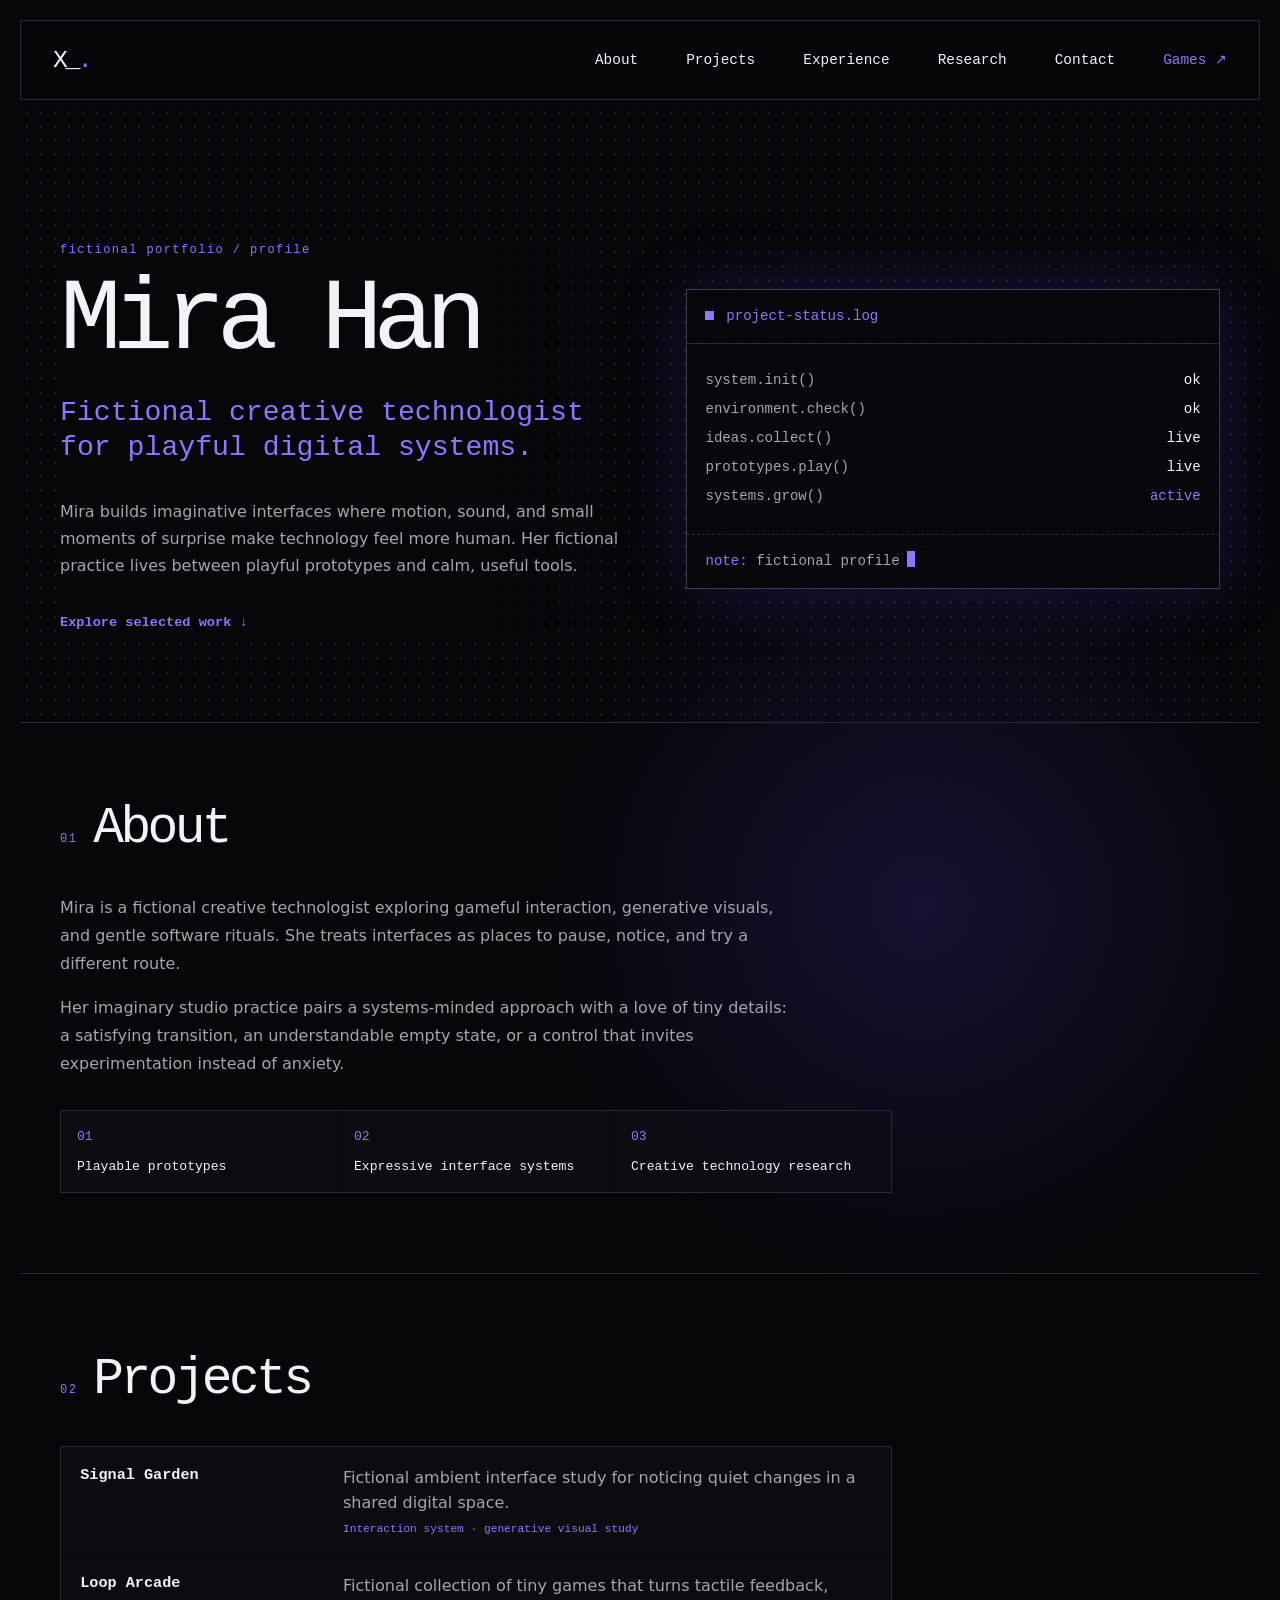
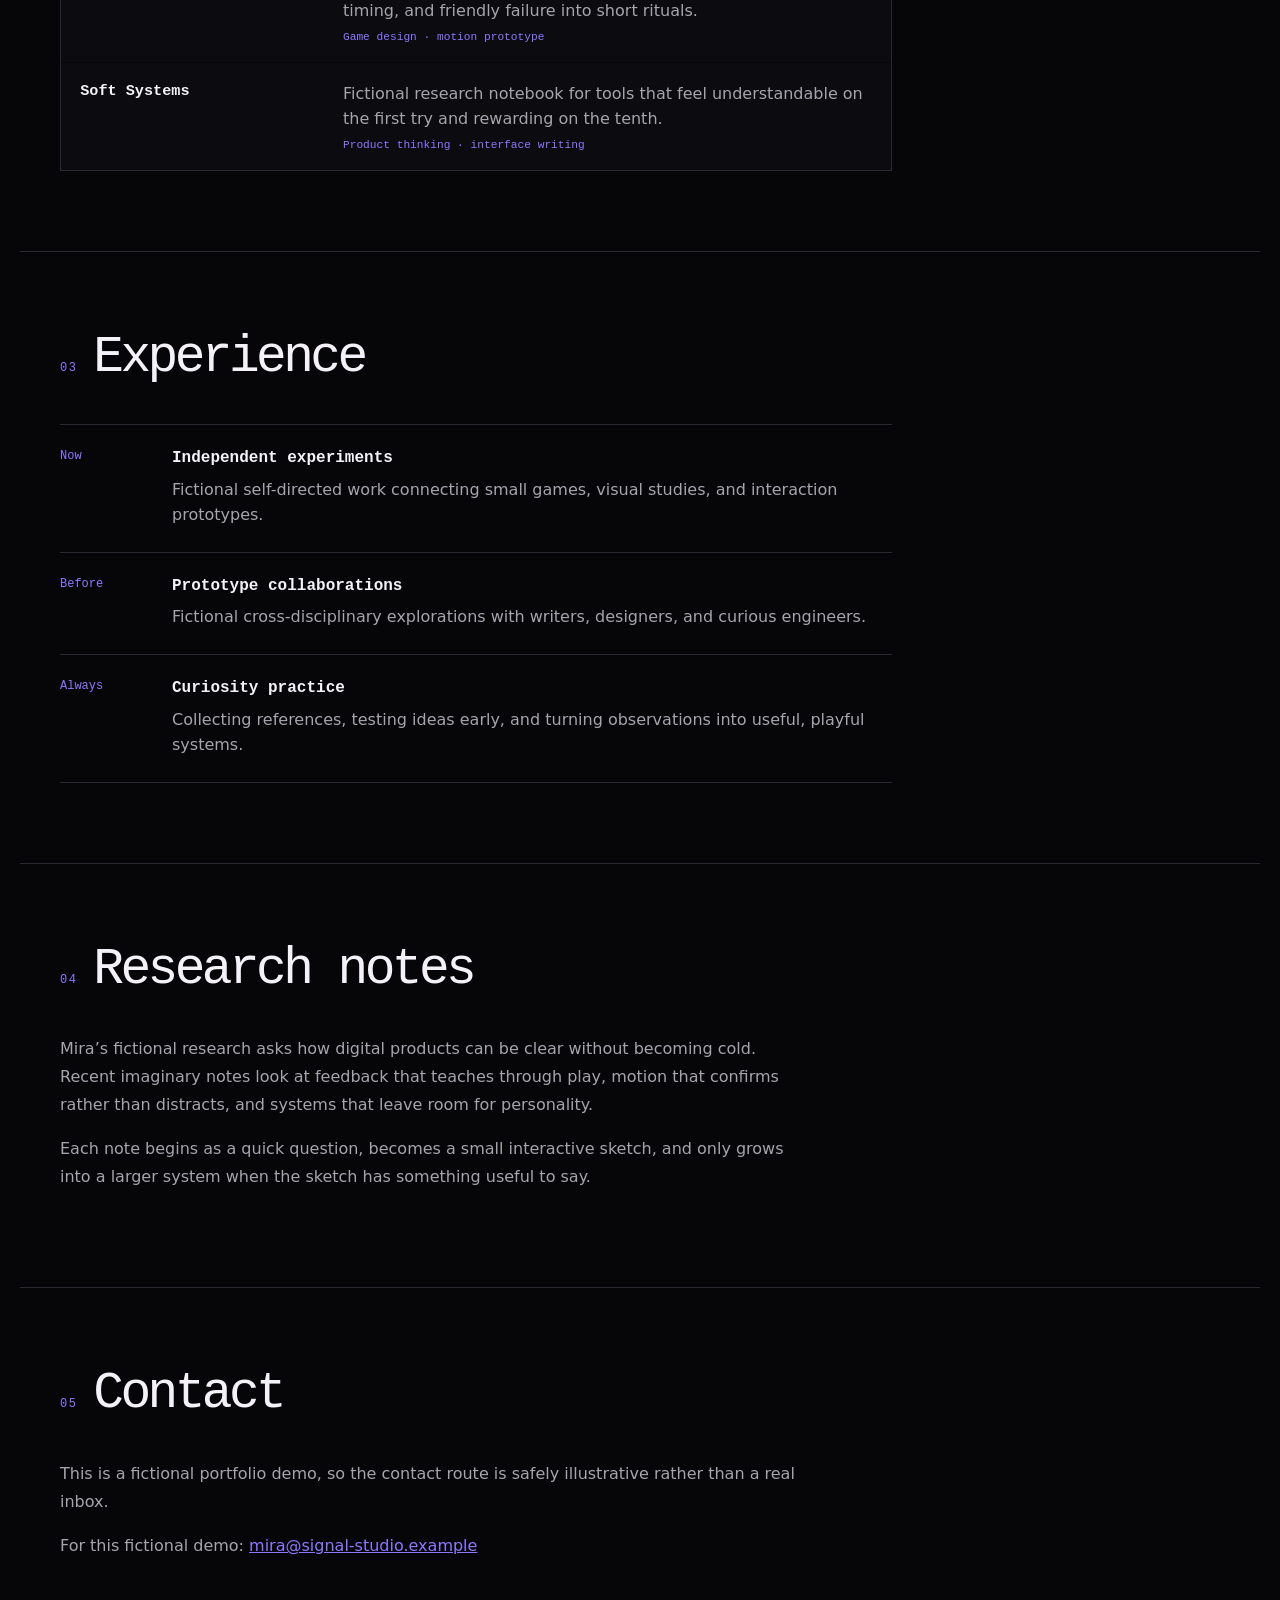
<file: index.html>
<!doctype html>
<html lang="en">
  <head>
    <meta charset="utf-8">
    <meta name="viewport" content="width=device-width, initial-scale=1">
    <meta name="description" content="Fictional portfolio of creative technologist Mira Han.">
    <title>Mira Han — Fictional creative technologist</title>
    <link rel="stylesheet" href="styles.css">
    <script src="script.js" defer></script>
  </head>
  <body>
    <header class="site-header">
      <a class="brand" href="index.html" aria-label="Homepage">X_<span aria-hidden="true">.</span></a>
      <button class="menu-toggle" type="button" aria-expanded="false" aria-controls="site-navigation">
        <span class="sr-only">Open navigation</span><span aria-hidden="true">Menu</span>
      </button>
      <nav id="site-navigation" class="site-nav" aria-label="Primary navigation">
        <a href="#about">About</a>
        <a href="#projects">Projects</a>
        <a href="#experience">Experience</a>
        <a href="#research">Research</a>
        <a href="#contact">Contact</a>
        <a class="games-link" href="games.html">Games <span aria-hidden="true">↗</span></a>
      </nav>
    </header>

    <main>
      <section class="hero" aria-labelledby="hero-title">
        <div class="hero-copy">
          <p class="terminal-prompt">fictional portfolio / profile</p>
          <h1 id="hero-title">Mira Han</h1>
          <p class="role">Fictional creative technologist<br>for playful digital systems.</p>
          <p class="intro">Mira builds imaginative interfaces where motion, sound, and small moments of surprise make technology feel more human. Her fictional practice lives between playful prototypes and calm, useful tools.</p>
          <a class="text-action" href="#projects">Explore selected work <span aria-hidden="true">↓</span></a>
        </div>
        <section class="status-panel" aria-label="Project status">
          <div class="panel-title"><span class="status-light" aria-hidden="true"></span>project-status.log</div>
          <ul>
            <li><span>system.init()</span><b>ok</b></li>
            <li><span>environment.check()</span><b>ok</b></li>
            <li><span>ideas.collect()</span><b>live</b></li>
            <li><span>prototypes.play()</span><b>live</b></li>
            <li><span>systems.grow()</span><b class="pending">active</b></li>
          </ul>
          <p class="panel-footer"><span>note:</span> fictional profile<span class="cursor" aria-hidden="true"></span></p>
        </section>
      </section>

      <section id="about" class="section" aria-labelledby="about-title">
        <div class="section-heading"><p class="terminal-prompt" aria-hidden="true">01</p><h2 id="about-title">About</h2></div>
        <div class="content-stack">
          <p>Mira is a fictional creative technologist exploring gameful interaction, generative visuals, and gentle software rituals. She treats interfaces as places to pause, notice, and try a different route.</p>
          <p>Her imaginary studio practice pairs a systems-minded approach with a love of tiny details: a satisfying transition, an understandable empty state, or a control that invites experimentation instead of anxiety.</p>
        </div>
        <ul class="focus-list" aria-label="Mira's fictional practice areas">
          <li><span>01</span>Playable prototypes</li>
          <li><span>02</span>Expressive interface systems</li>
          <li><span>03</span>Creative technology research</li>
        </ul>
      </section>

      <section id="projects" class="section work-section" aria-labelledby="projects-title">
        <div class="section-heading"><p class="terminal-prompt" aria-hidden="true">02</p><h2 id="projects-title">Projects</h2></div>
        <ul class="project-list">
          <li><strong>Signal Garden</strong><span>Fictional ambient interface study for noticing quiet changes in a shared digital space.</span><small>Interaction system · generative visual study</small></li>
          <li><strong>Loop Arcade</strong><span>Fictional collection of tiny games that turns tactile feedback, timing, and friendly failure into short rituals.</span><small>Game design · motion prototype</small></li>
          <li><strong>Soft Systems</strong><span>Fictional research notebook for tools that feel understandable on the first try and rewarding on the tenth.</span><small>Product thinking · interface writing</small></li>
        </ul>
      </section>

      <section id="experience" class="section" aria-labelledby="experience-title">
        <div class="section-heading"><p class="terminal-prompt" aria-hidden="true">03</p><h2 id="experience-title">Experience</h2></div>
        <div class="timeline">
          <article><p>Now</p><div><h3>Independent experiments</h3><p>Fictional self-directed work connecting small games, visual studies, and interaction prototypes.</p></div></article>
          <article><p>Before</p><div><h3>Prototype collaborations</h3><p>Fictional cross-disciplinary explorations with writers, designers, and curious engineers.</p></div></article>
          <article><p>Always</p><div><h3>Curiosity practice</h3><p>Collecting references, testing ideas early, and turning observations into useful, playful systems.</p></div></article>
        </div>
      </section>

      <section id="research" class="section" aria-labelledby="research-title">
        <div class="section-heading"><p class="terminal-prompt" aria-hidden="true">04</p><h2 id="research-title">Research notes</h2></div>
        <div class="content-stack"><p>Mira’s fictional research asks how digital products can be clear without becoming cold. Recent imaginary notes look at feedback that teaches through play, motion that confirms rather than distracts, and systems that leave room for personality.</p><p>Each note begins as a quick question, becomes a small interactive sketch, and only grows into a larger system when the sketch has something useful to say.</p></div>
      </section>

      <section id="contact" class="section profile-section" aria-labelledby="contact-title">
        <div class="section-heading"><p class="terminal-prompt" aria-hidden="true">05</p><h2 id="contact-title">Contact</h2></div>
        <div class="content-stack"><p>This is a fictional portfolio demo, so the contact route is safely illustrative rather than a real inbox.</p><p>For this fictional demo: <a href="mailto:mira@signal-studio.example">mira@signal-studio.example</a></p></div>
      </section>
    </main>
  </body>
</html>
</file>
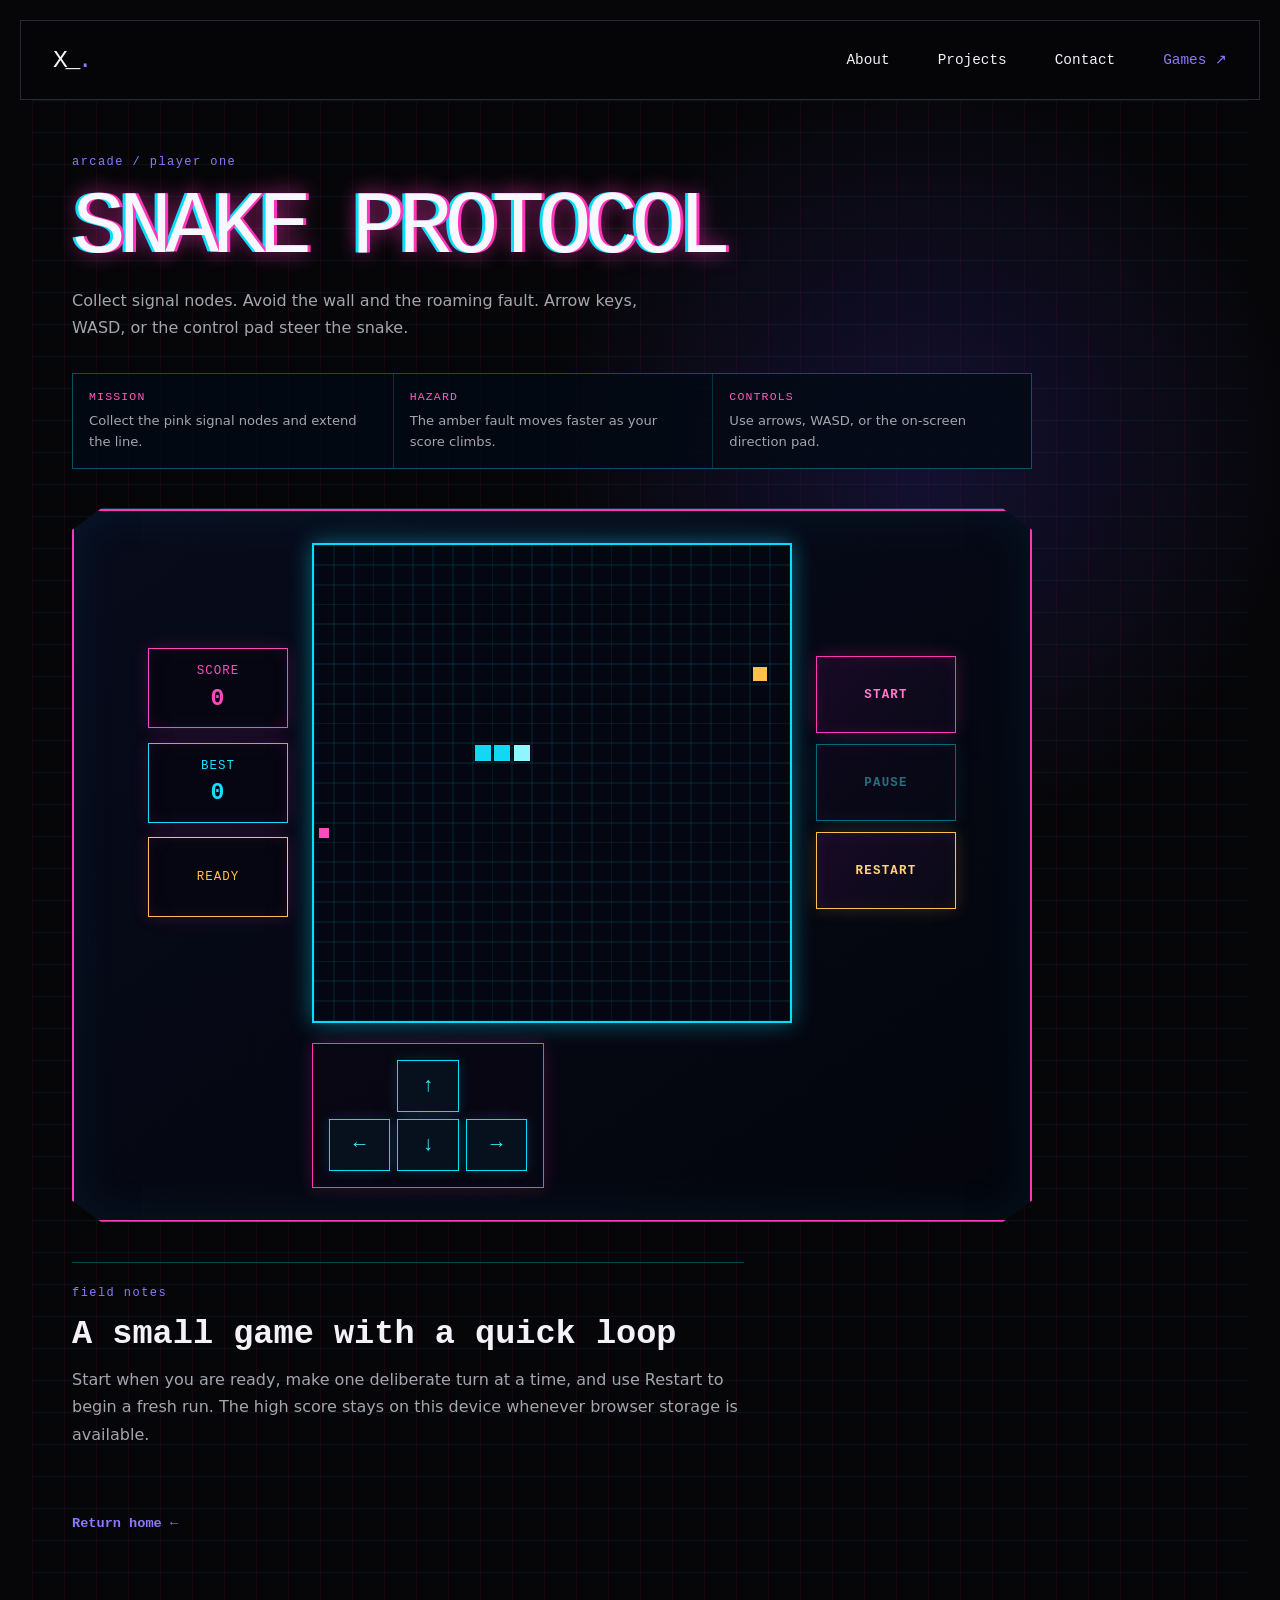
<file: games.html>
<!doctype html>
<html lang="en">
  <head>
    <meta charset="utf-8">
    <meta name="viewport" content="width=device-width, initial-scale=1">
    <title>Games — In progress</title>
    <link rel="stylesheet" href="styles.css">
    <script src="script.js" defer></script>
    <script src="game.js" defer></script>
  </head>
  <body>
    <header class="site-header">
      <a class="brand" href="index.html" aria-label="Homepage">X_<span aria-hidden="true">.</span></a>
      <button class="menu-toggle" type="button" aria-expanded="false" aria-controls="site-navigation">
        <span class="sr-only">Open navigation</span><span aria-hidden="true">Menu</span>
      </button>
      <nav id="site-navigation" class="site-nav" aria-label="Primary navigation">
        <a href="index.html#about">About</a>
        <a href="index.html#projects">Projects</a>
        <a href="index.html#contact">Contact</a>
        <a class="games-link" href="games.html" aria-current="page">Games <span aria-hidden="true">↗</span></a>
      </nav>
    </header>
    <main class="game-page arcade-page">
      <p class="terminal-prompt" aria-hidden="true">arcade / player one</p>
      <h1>Snake protocol</h1>
      <p class="game-intro">Collect signal nodes. Avoid the wall and the roaming fault. Arrow keys, WASD, or the control pad steer the snake.</p>
      <ul class="game-brief" aria-label="Game briefing">
        <li><strong>Mission</strong><span>Collect the pink signal nodes and extend the line.</span></li>
        <li><strong>Hazard</strong><span>The amber fault moves faster as your score climbs.</span></li>
        <li><strong>Controls</strong><span>Use arrows, WASD, or the on-screen direction pad.</span></li>
      </ul>
      <section class="game-shell arcade-cabinet" aria-labelledby="game-title">
        <h2 id="game-title" class="sr-only">Snake game</h2>
        <div class="game-hud arcade-hud" aria-label="Game score board">
          <p>Score <strong id="score">0</strong></p>
          <p>Best <strong id="high-score">0</strong></p>
          <p id="game-status" role="status" aria-live="polite">Ready</p>
        </div>
        <canvas id="snake-board" width="480" height="480" aria-label="Snake game board. Use arrow keys, WASD, or the controls below to play."></canvas>
        <div class="game-actions arcade-actions">
          <button id="start-game" type="button">Start</button>
          <button id="pause-game" type="button" disabled>Pause</button>
          <button id="restart-game" type="button">Restart</button>
        </div>
        <div class="touch-controls" aria-label="Touch direction controls">
          <button type="button" data-direction="up" aria-label="Move up">↑</button>
          <button type="button" data-direction="left" aria-label="Move left">←</button>
          <button type="button" data-direction="down" aria-label="Move down">↓</button>
          <button type="button" data-direction="right" aria-label="Move right">→</button>
        </div>
      </section>
      <section class="arcade-notes" aria-labelledby="arcade-notes-title">
        <p class="terminal-prompt" aria-hidden="true">field notes</p>
        <h2 id="arcade-notes-title">A small game with a quick loop</h2>
        <p>Start when you are ready, make one deliberate turn at a time, and use Restart to begin a fresh run. The high score stays on this device whenever browser storage is available.</p>
      </section>
      <a class="text-action" href="index.html">Return home <span aria-hidden="true">←</span></a>
    </main>
  </body>
</html>
</file>
<file: styles.css>
:root { --bg:#060608; --surface:#0a0a0e; --text:#f4f2f8; --muted:#a6a4ad; --line:#2b2a32; --accent:#8c78ff; --mono:"SFMono-Regular",Consolas,"Liberation Mono",monospace; --sans:Inter,ui-sans-serif,system-ui,sans-serif; }
* { box-sizing:border-box; }
html { scroll-behavior:smooth; background:var(--bg); }
body { margin:0; color:var(--text); background:radial-gradient(circle at 72% 27%,rgba(93,70,255,.17),transparent 24rem),var(--bg); font-family:var(--sans); }
a { color:inherit; }
.site-header { width:min(100% - 2.5rem,1440px); margin:1.25rem auto 0; min-height:5rem; padding:0 2rem; display:flex; align-items:center; border:1px solid var(--line); background:rgba(6,6,8,.8); }
.brand { font:1.55rem/1 var(--mono); text-decoration:none; letter-spacing:-.1em; }.brand span,.games-link,.role,.terminal-prompt,.text-action,.panel-footer span { color:var(--accent); }
.site-nav { margin-left:auto; display:flex; align-items:center; gap:3rem; font:500 .9rem/1 var(--mono); }.site-nav a { text-decoration:none; }.site-nav a:hover,.site-nav a:focus-visible { color:var(--accent); }
.menu-toggle { display:none; margin-left:auto; border:0; color:var(--text); background:transparent; font:500 .85rem var(--mono); cursor:pointer; }
.hero,.section,.game-placeholder,.game-page { width:min(100% - 2.5rem,1260px); margin-inline:auto; }.hero { min-height:38rem; padding:9rem 2.5rem 5.5rem; display:grid; grid-template-columns:minmax(0,1fr) minmax(23rem,.95fr); gap:4rem; align-items:center; background-image:radial-gradient(rgba(140,120,255,.22) 1px,transparent 1px); background-size:14px 14px; background-position:bottom left; }
.hero-copy { background:linear-gradient(90deg,var(--bg) 75%,transparent); }.terminal-prompt { margin:0 0 1.1rem; font:.75rem/1 var(--mono); letter-spacing:.12em; }.hero h1,.game-placeholder h1 { margin:0; font:500 clamp(3.6rem,8vw,7.5rem)/.93 var(--mono); letter-spacing:-.09em; }.role { margin:1.65rem 0 0; font:500 clamp(1.2rem,2.2vw,1.8rem)/1.25 var(--mono); }.intro,.empty-state,.game-placeholder > p:not(.terminal-prompt) { color:var(--muted); line-height:1.7; }.intro { margin:2rem 0; }.text-action { font:600 .85rem/1.5 var(--mono); text-decoration:none; }.text-action:hover,.text-action:focus-visible { color:var(--text); }
.status-panel { border:1px solid #3e3b4d; background:rgba(8,8,12,.86); box-shadow:0 0 4rem rgba(94,69,255,.22); font:400 .88rem/1.5 var(--mono); }.panel-title { padding:1rem 1.15rem; border-bottom:1px solid var(--line); color:var(--accent); }.status-light { display:inline-block; width:.55rem; height:.55rem; margin-right:.75rem; background:var(--accent); }.status-panel ul { padding:1.4rem 1.15rem; margin:0; list-style:none; }.status-panel li { display:flex; justify-content:space-between; gap:1rem; padding:.25rem 0; color:var(--muted); }.status-panel b { color:var(--text); font-weight:400; }.status-panel .pending { color:var(--accent); }.panel-footer { margin:0; padding:1rem 1.15rem; border-top:1px dashed var(--line); color:var(--muted); }.cursor { display:inline-block; width:.5rem; height:1rem; margin-left:.45rem; vertical-align:-.16rem; background:var(--accent); }
.section { padding:5rem 2.5rem; border-top:1px solid var(--line); }.section-heading { display:flex; align-items:baseline; gap:1rem; }.section h2 { margin:0; font:500 clamp(2rem,4vw,3.6rem)/1 var(--mono); letter-spacing:-.07em; }.empty-state { max-width:40rem; margin:2rem 0 0; }.profile-section { padding-bottom:8rem; }.game-placeholder { min-height:calc(100vh - 6.5rem); padding:clamp(6rem,18vh,13rem) 2.5rem; }.game-placeholder > p:not(.terminal-prompt) { max-width:34rem; margin:1.8rem 0 2rem; }
.game-page { padding:clamp(4rem,10vh,7rem) 2.5rem 6rem; }.game-page h1 { margin:0; font:500 clamp(3rem,7vw,6rem)/.95 var(--mono); letter-spacing:-.08em; }.game-intro { max-width:42rem; color:var(--muted); line-height:1.7; }.game-shell { width:min(100%,34rem); margin:2.5rem 0; padding:1rem; border:1px solid #3e3b4d; background:rgba(8,8,12,.86); box-shadow:0 0 4rem rgba(94,69,255,.15); }.game-hud { display:grid; grid-template-columns:1fr 1fr auto; gap:1rem; margin-bottom:1rem; font:.78rem/1 var(--mono); text-transform:uppercase; letter-spacing:.08em; }.game-hud p { margin:0; color:var(--muted); }.game-hud strong,#game-status { color:var(--text); }.game-hud #game-status { text-align:right; }.game-shell canvas { display:block; width:100%; height:auto; border:1px solid var(--line); background:#050508; image-rendering:pixelated; }.game-actions { display:flex; gap:.7rem; margin-top:1rem; }.game-actions button,.touch-controls button { min-height:2.75rem; border:1px solid var(--line); color:var(--text); background:#111018; font:600 .78rem var(--mono); cursor:pointer; }.game-actions button { padding:0 1rem; }.game-actions button:hover,.game-actions button:focus-visible,.touch-controls button:hover,.touch-controls button:focus-visible { border-color:var(--accent); color:var(--accent); }.game-actions button:disabled { opacity:.45; cursor:not-allowed; }.touch-controls { width:12.5rem; display:grid; grid-template-columns:repeat(3,1fr); gap:.45rem; margin:1rem auto 0; }.touch-controls button:first-child { grid-column:2; }.touch-controls button:nth-child(2) { grid-column:1; grid-row:2; }.touch-controls button:nth-child(3) { grid-column:2; grid-row:2; }.touch-controls button:nth-child(4) { grid-column:3; grid-row:2; }
.sr-only { position:absolute; width:1px; height:1px; padding:0; margin:-1px; overflow:hidden; clip:rect(0,0,0,0); white-space:nowrap; border:0; }
@media (max-width:720px) { .site-header { width:calc(100% - 2rem); min-height:4.25rem; padding:0 1rem; }.menu-toggle { display:block; }.site-nav { position:absolute; top:5.75rem; left:1rem; right:1rem; z-index:2; display:none; margin:0; padding:1rem; gap:1.25rem; border:1px solid var(--line); background:#0b0b0f; flex-direction:column; align-items:stretch; }.site-nav.is-open { display:flex; }.hero { width:calc(100% - 2rem); min-height:auto; padding:6rem 1.25rem 4rem; grid-template-columns:1fr; gap:3.5rem; }.hero-copy { background:transparent; }.hero h1,.game-placeholder h1 { font-size:clamp(3rem,17vw,5rem); }.section,.game-placeholder,.game-page { width:calc(100% - 2rem); padding-left:1.25rem; padding-right:1.25rem; }.section { padding-top:3.75rem; padding-bottom:3.75rem; }.status-panel { font-size:.78rem; overflow:auto; }.status-panel li { min-width:18rem; }.game-page { padding-top:4rem; }.game-hud { grid-template-columns:1fr 1fr; }.game-hud #game-status { grid-column:1 / -1; text-align:left; } }
@media (prefers-reduced-motion:no-preference) { .cursor { animation:blink 1s steps(2,end) infinite; } } @keyframes blink { 50% { opacity:0; } }

/* Fictional portfolio and retro arcade refresh. */
.content-stack { max-width:46rem; margin:2rem 0 0; color:var(--muted); line-height:1.75; }.content-stack p { margin:0 0 1rem; }.focus-list { display:grid; grid-template-columns:repeat(3,1fr); gap:1px; max-width:52rem; margin:2rem 0 0; padding:0; border:1px solid var(--line); list-style:none; }.focus-list li { padding:1rem; color:var(--text); background:rgba(14,14,20,.7); font:.82rem/1.45 var(--mono); }.focus-list span { display:block; margin-bottom:.7rem; color:var(--accent); }.project-list { display:grid; gap:1px; max-width:52rem; margin:2rem 0 0; padding:0; border:1px solid var(--line); list-style:none; }.project-list li { display:grid; grid-template-columns:minmax(10rem,.7fr) 1.5fr; gap:.45rem 1rem; padding:1.2rem; background:rgba(14,14,20,.7); }.project-list strong { grid-row:span 2; font:600 .95rem var(--mono); color:var(--text); }.project-list span { color:var(--muted); line-height:1.55; }.project-list small { color:var(--accent); font:.7rem var(--mono); }.timeline { max-width:52rem; margin-top:2rem; border-top:1px solid var(--line); }.timeline article { display:grid; grid-template-columns:6rem 1fr; gap:1rem; padding:1.5rem 0; border-bottom:1px solid var(--line); }.timeline article > p { margin:0; color:var(--accent); font:.75rem var(--mono); }.timeline h3 { margin:0; font:600 1rem var(--mono); }.timeline div p { margin:.6rem 0 0; color:var(--muted); line-height:1.6; }.empty-state a,.content-stack a { color:var(--accent); }
.arcade-page { position:relative; max-width:76rem; padding-top:3.5rem; background-image:linear-gradient(rgba(0,227,255,.06) 1px,transparent 1px),linear-gradient(90deg,rgba(255,43,177,.05) 1px,transparent 1px); background-size:2rem 2rem; }.arcade-page h1 { color:#f6f7ff; font-family:var(--mono); text-transform:uppercase; text-shadow:3px 0 #ff35ba,-3px 0 #08dfff,0 0 1.25rem rgba(255,53,186,.75); }.arcade-page .game-intro { max-width:36rem; }.arcade-cabinet { width:min(100%,60rem); display:grid; grid-template-columns:8.75rem minmax(18rem,30rem) 8.75rem; grid-template-areas:"hud board actions" ". controls ."; justify-content:center; align-items:center; column-gap:1.5rem; row-gap:1.25rem; padding:2rem; border:2px solid #ff35ba; background:linear-gradient(145deg,rgba(7,11,27,.97),rgba(4,5,13,.98)); box-shadow:0 0 0 5px #080d1a,0 0 0 7px #00dfff,0 0 2.5rem rgba(255,53,186,.38),inset 0 0 3rem rgba(0,223,255,.08); clip-path:polygon(3% 0,97% 0,100% 3%,100% 97%,97% 100%,3% 100%,0 97%,0 3%); }.arcade-hud { grid-area:hud; display:grid; grid-template-columns:1fr; gap:.9rem; margin:0; }.arcade-hud p { min-height:5rem; display:grid; place-content:center; gap:.65rem; padding:.75rem; border:1px solid currentColor; background:#050611; color:#ff4abf; text-align:center; box-shadow:0 0 1rem rgba(255,53,186,.18),inset 0 0 1rem rgba(255,53,186,.08); }.arcade-hud p:nth-child(2) { color:#15dfff; }.arcade-hud #game-status { color:#ffc14a; text-align:center; }.arcade-hud strong { font-size:1.45rem; color:currentColor; }.arcade-cabinet canvas { grid-area:board; border:2px solid #00dfff; box-shadow:0 0 1.3rem rgba(0,223,255,.45),inset 0 0 2rem rgba(0,223,255,.12); }.arcade-actions { grid-area:actions; flex-direction:column; margin:0; }.arcade-actions button { width:100%; min-height:4.8rem; border-color:#ff35ba; background:linear-gradient(135deg,#180a25,#090a17); color:#ff7acb; text-transform:uppercase; letter-spacing:.1em; box-shadow:0 0 1rem rgba(255,53,186,.22),inset 0 0 1rem rgba(255,53,186,.08); }.arcade-actions button:nth-child(2) { border-color:#00dfff; color:#57eaff; box-shadow:0 0 1rem rgba(0,223,255,.22),inset 0 0 1rem rgba(0,223,255,.08); }.arcade-actions button:nth-child(3) { border-color:#ffc14a; color:#ffd47d; box-shadow:0 0 1rem rgba(255,193,74,.18),inset 0 0 1rem rgba(255,193,74,.06); }.arcade-actions button:hover,.arcade-actions button:focus-visible { transform:translateY(-2px); filter:brightness(1.2); }.arcade-cabinet .touch-controls { grid-area:controls; width:14.5rem; margin:0; padding:1rem; border:1px solid #ff35ba; background:rgba(9,7,19,.8); box-shadow:0 0 1rem rgba(255,53,186,.2); }.arcade-cabinet .touch-controls button { min-height:3.25rem; border-color:#00dfff; background:#07101d; color:#3be7ff; font-size:1.25rem; box-shadow:0 0 .8rem rgba(0,223,255,.15); }
.game-brief { display:grid; grid-template-columns:repeat(3,1fr); gap:1px; max-width:60rem; margin:2rem 0; padding:0; border:1px solid rgba(0,223,255,.35); list-style:none; background:rgba(2,9,19,.8); }.game-brief li { min-height:5.5rem; padding:1rem; border-left:1px solid rgba(0,223,255,.2); }.game-brief li:first-child { border-left:0; }.game-brief strong { display:block; margin-bottom:.45rem; color:#ff59c2; font:.72rem var(--mono); text-transform:uppercase; letter-spacing:.1em; }.game-brief span { color:var(--muted); font-size:.82rem; line-height:1.5; }.arcade-notes { max-width:42rem; margin:0 0 2.5rem; padding:1.5rem 0; border-top:1px solid rgba(0,223,255,.3); }.arcade-notes h2 { margin:.35rem 0 .8rem; font:600 clamp(1.4rem,3vw,2.1rem)/1.1 var(--mono); }.arcade-notes > p:last-child { margin:0; color:var(--muted); line-height:1.7; }
@media (max-width:720px) { .focus-list,.game-brief { grid-template-columns:1fr; }.focus-list li,.game-brief li { border-left:0; border-top:1px solid var(--line); }.focus-list li:first-child,.game-brief li:first-child { border-top:0; }.project-list li { grid-template-columns:1fr; }.project-list strong { grid-row:auto; }.timeline article { grid-template-columns:1fr; gap:.45rem; }.arcade-page { padding-top:3rem; }.arcade-page h1 { font-size:clamp(2.7rem,15vw,4.25rem); }.arcade-cabinet { grid-template-columns:1fr; grid-template-areas:"hud" "board" "actions" "controls"; padding:1.1rem; gap:1rem; clip-path:none; }.arcade-hud { grid-template-columns:1fr 1fr; }.arcade-hud p { min-height:4rem; }.arcade-hud #game-status { grid-column:1 / -1; }.arcade-actions { display:grid; grid-template-columns:repeat(3,1fr); }.arcade-actions button { min-height:3.25rem; padding:.5rem; font-size:.67rem; }.arcade-cabinet .touch-controls { margin-inline:auto; } }
</file>
